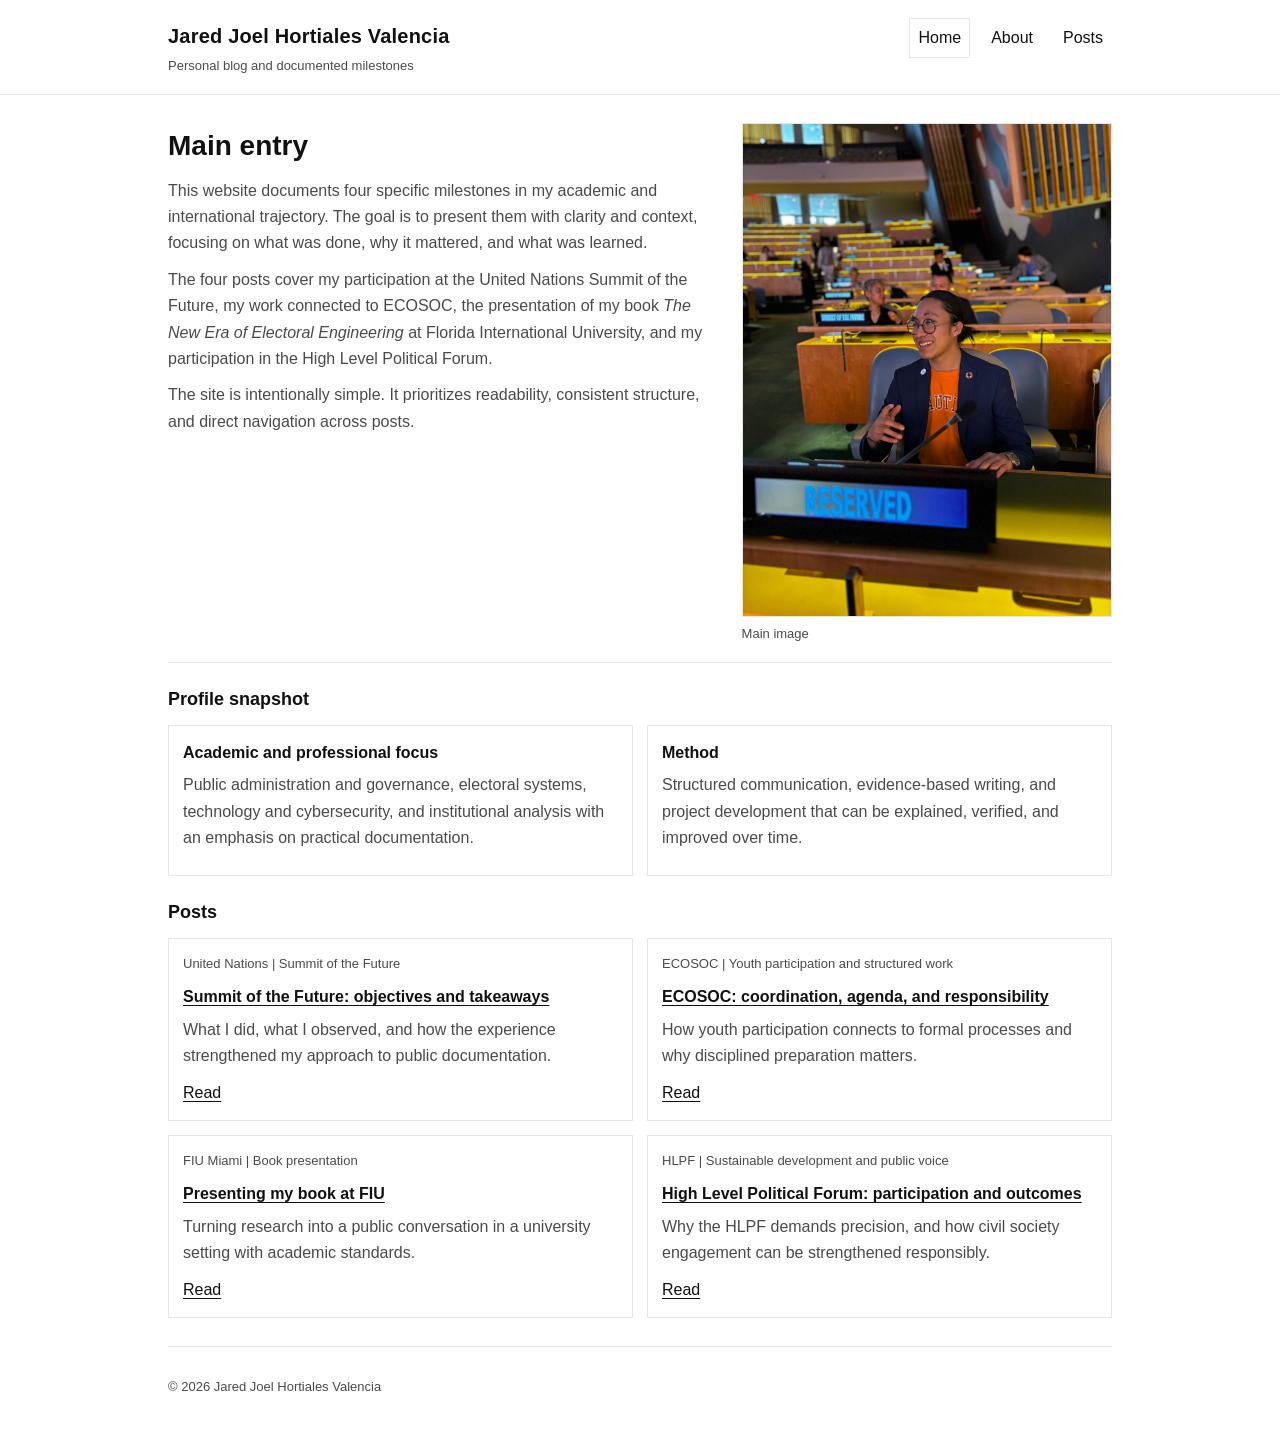
<file: index.html>
<!doctype html>
<html lang="en">
<head>
  <meta charset="utf-8">
  <meta name="viewport" content="width=device-width, initial-scale=1">
  <title>Jared Joel Hortiales Valencia | Blog</title>
  <link rel="stylesheet" href="style.css">
</head>
<body>
<a class="skip" href="#content">Skip to content</a>

<header class="site-header">
  <div class="header-inner">
    <div class="brand">
      <a href="index.html"><div class="brand-title">Jared Joel Hortiales Valencia</div></a>
      <div class="brand-subtitle">Personal blog and documented milestones</div>
    </div>

    <nav class="nav" aria-label="Primary navigation">
      <a href="index.html" aria-current="page">Home</a>
      <a href="about.html">About</a>
      <a href="#posts">Posts</a>
    </nav>
  </div>
</header>

<main id="content" class="container">
  <section class="hero" aria-label="Main entry">
    <div>
      <h1>Main entry</h1>
      <p>
        This website documents four specific milestones in my academic and international trajectory. The goal is to present them with clarity and context, focusing on what was done, why it mattered, and what was learned.
      </p>
      <p>
        The four posts cover my participation at the United Nations Summit of the Future, my work connected to ECOSOC, the presentation of my book <em>The New Era of Electoral Engineering</em> at Florida International University, and my participation in the High Level Political Forum.
      </p>
      <p>
        The site is intentionally simple. It prioritizes readability, consistent structure, and direct navigation across posts.
      </p>
    </div>

    <figure class="figure">
      <img src="images/01-hero.jpg" alt="Main photograph">
      <figcaption class="caption">Main image</figcaption>
    </figure>
  </section>

  <section aria-label="Profile snapshot">
    <h2 class="section-title">Profile snapshot</h2>
    <div class="grid">
      <div class="card">
        <h3>Academic and professional focus</h3>
        <p>
          Public administration and governance, electoral systems, technology and cybersecurity, and institutional analysis with an emphasis on practical documentation.
        </p>
      </div>
      <div class="card">
        <h3>Method</h3>
        <p>
          Structured communication, evidence-based writing, and project development that can be explained, verified, and improved over time.
        </p>
      </div>
    </div>
  </section>

  <section id="posts" aria-label="Blog posts">
    <h2 class="section-title">Posts</h2>

    <div class="grid">
      <article class="card">
        <div class="meta">United Nations | Summit of the Future</div>
        <h3><a href="post-summit-of-the-future.html">Summit of the Future: objectives and takeaways</a></h3>
        <p>What I did, what I observed, and how the experience strengthened my approach to public documentation.</p>
        <a href="post-summit-of-the-future.html">Read</a>
      </article>

      <article class="card">
        <div class="meta">ECOSOC | Youth participation and structured work</div>
        <h3><a href="post-ecosoc.html">ECOSOC: coordination, agenda, and responsibility</a></h3>
        <p>How youth participation connects to formal processes and why disciplined preparation matters.</p>
        <a href="post-ecosoc.html">Read</a>
      </article>

      <article class="card">
        <div class="meta">FIU Miami | Book presentation</div>
        <h3><a href="post-fiu-book.html">Presenting my book at FIU</a></h3>
        <p>Turning research into a public conversation in a university setting with academic standards.</p>
        <a href="post-fiu-book.html">Read</a>
      </article>

      <article class="card">
        <div class="meta">HLPF | Sustainable development and public voice</div>
        <h3><a href="post-hlpf.html">High Level Political Forum: participation and outcomes</a></h3>
        <p>Why the HLPF demands precision, and how civil society engagement can be strengthened responsibly.</p>
        <a href="post-hlpf.html">Read</a>
      </article>
    </div>
  </section>

  <footer class="footer">
  <p>© 2026 Jared Joel Hortiales Valencia</p>
</footer>
</main>
</body>

</html>
</file>
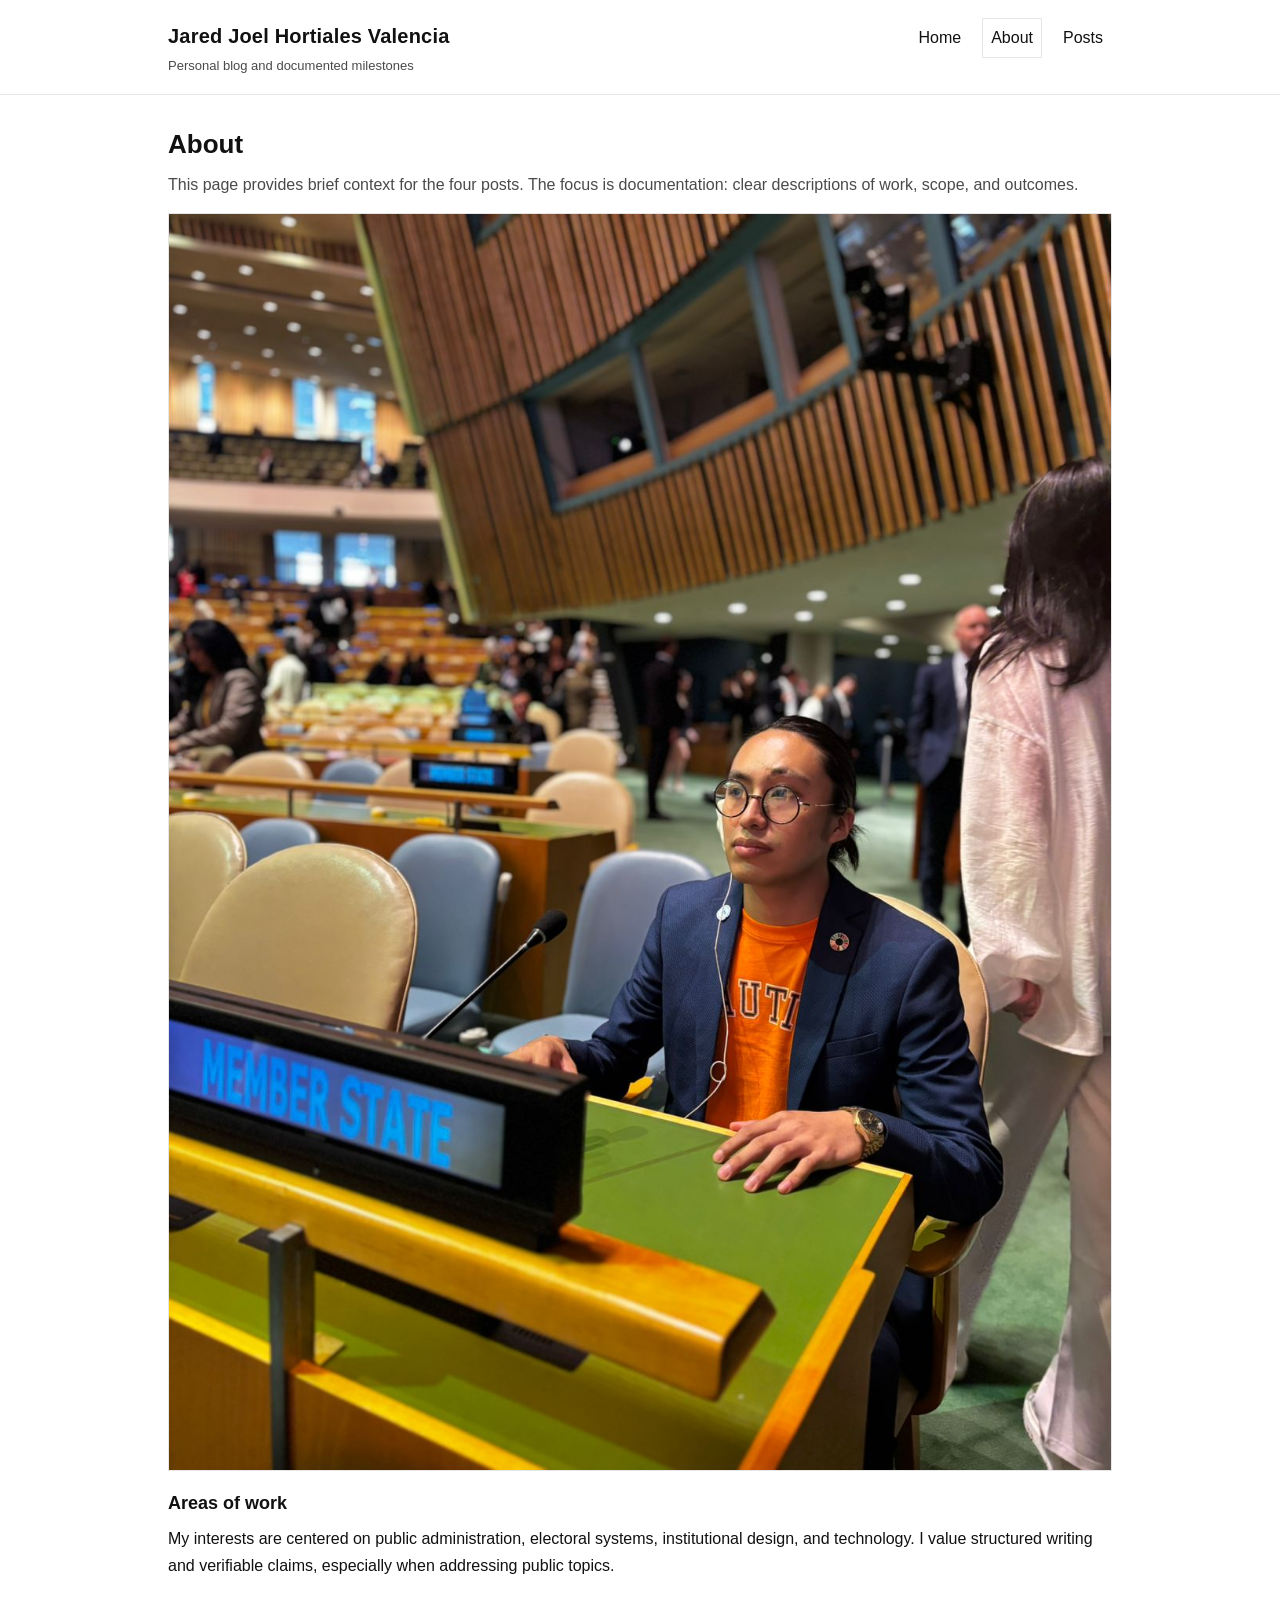
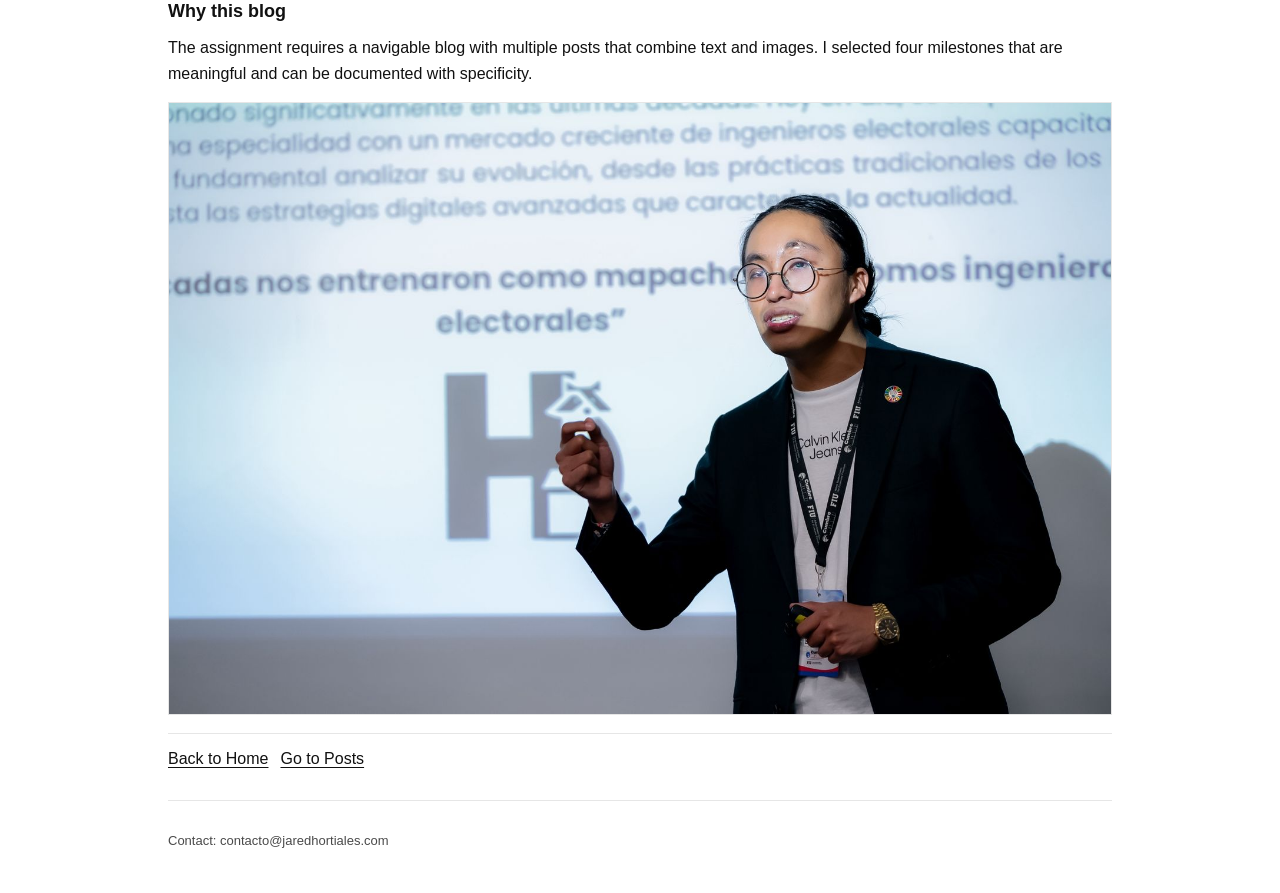
<file: about.html>
<!doctype html>
<html lang="en">
<head>
  <meta charset="utf-8">
  <meta name="viewport" content="width=device-width, initial-scale=1">
  <title>About | Jared Joel Hortiales Valencia</title>
  <link rel="stylesheet" href="style.css">
</head>
<body>
<a class="skip" href="#content">Skip to content</a>

<header class="site-header">
  <div class="header-inner">
    <div class="brand">
      <a href="index.html"><div class="brand-title">Jared Joel Hortiales Valencia</div></a>
      <div class="brand-subtitle">Personal blog and documented milestones</div>
    </div>

    <nav class="nav" aria-label="Primary navigation">
      <a href="index.html">Home</a>
      <a href="about.html" aria-current="page">About</a>
      <a href="index.html#posts">Posts</a>
    </nav>
  </div>
</header>

<main id="content" class="container">
  <article class="article">
    <h1>About</h1>
    <p class="lead">
      This page provides brief context for the four posts. The focus is documentation: clear descriptions of work, scope, and outcomes.
    </p>

    <div class="inline-img">
      <img src="images/02-portrait.jpg" alt="Portrait photograph">
    </div>

    <h2>Areas of work</h2>
    <p>
      My interests are centered on public administration, electoral systems, institutional design, and technology. I value structured writing and verifiable claims, especially when addressing public topics.
    </p>

    <h2>Why this blog</h2>
    <p>
      The assignment requires a navigable blog with multiple posts that combine text and images. I selected four milestones that are meaningful and can be documented with specificity.
    </p>

    <div class="inline-img">
      <img src="images/03-un-hq.jpg" alt="United Nations related image">
    </div>



    <div class="navlinks" aria-label="Page navigation">
      <a href="index.html">Back to Home</a>
      <a href="index.html#posts">Go to Posts</a>
    </div>
  </article>

  <footer class="footer">
    <p>Contact: contacto@jaredhortiales.com</p>
  </footer>
</main>
</body>

</html>
</file>
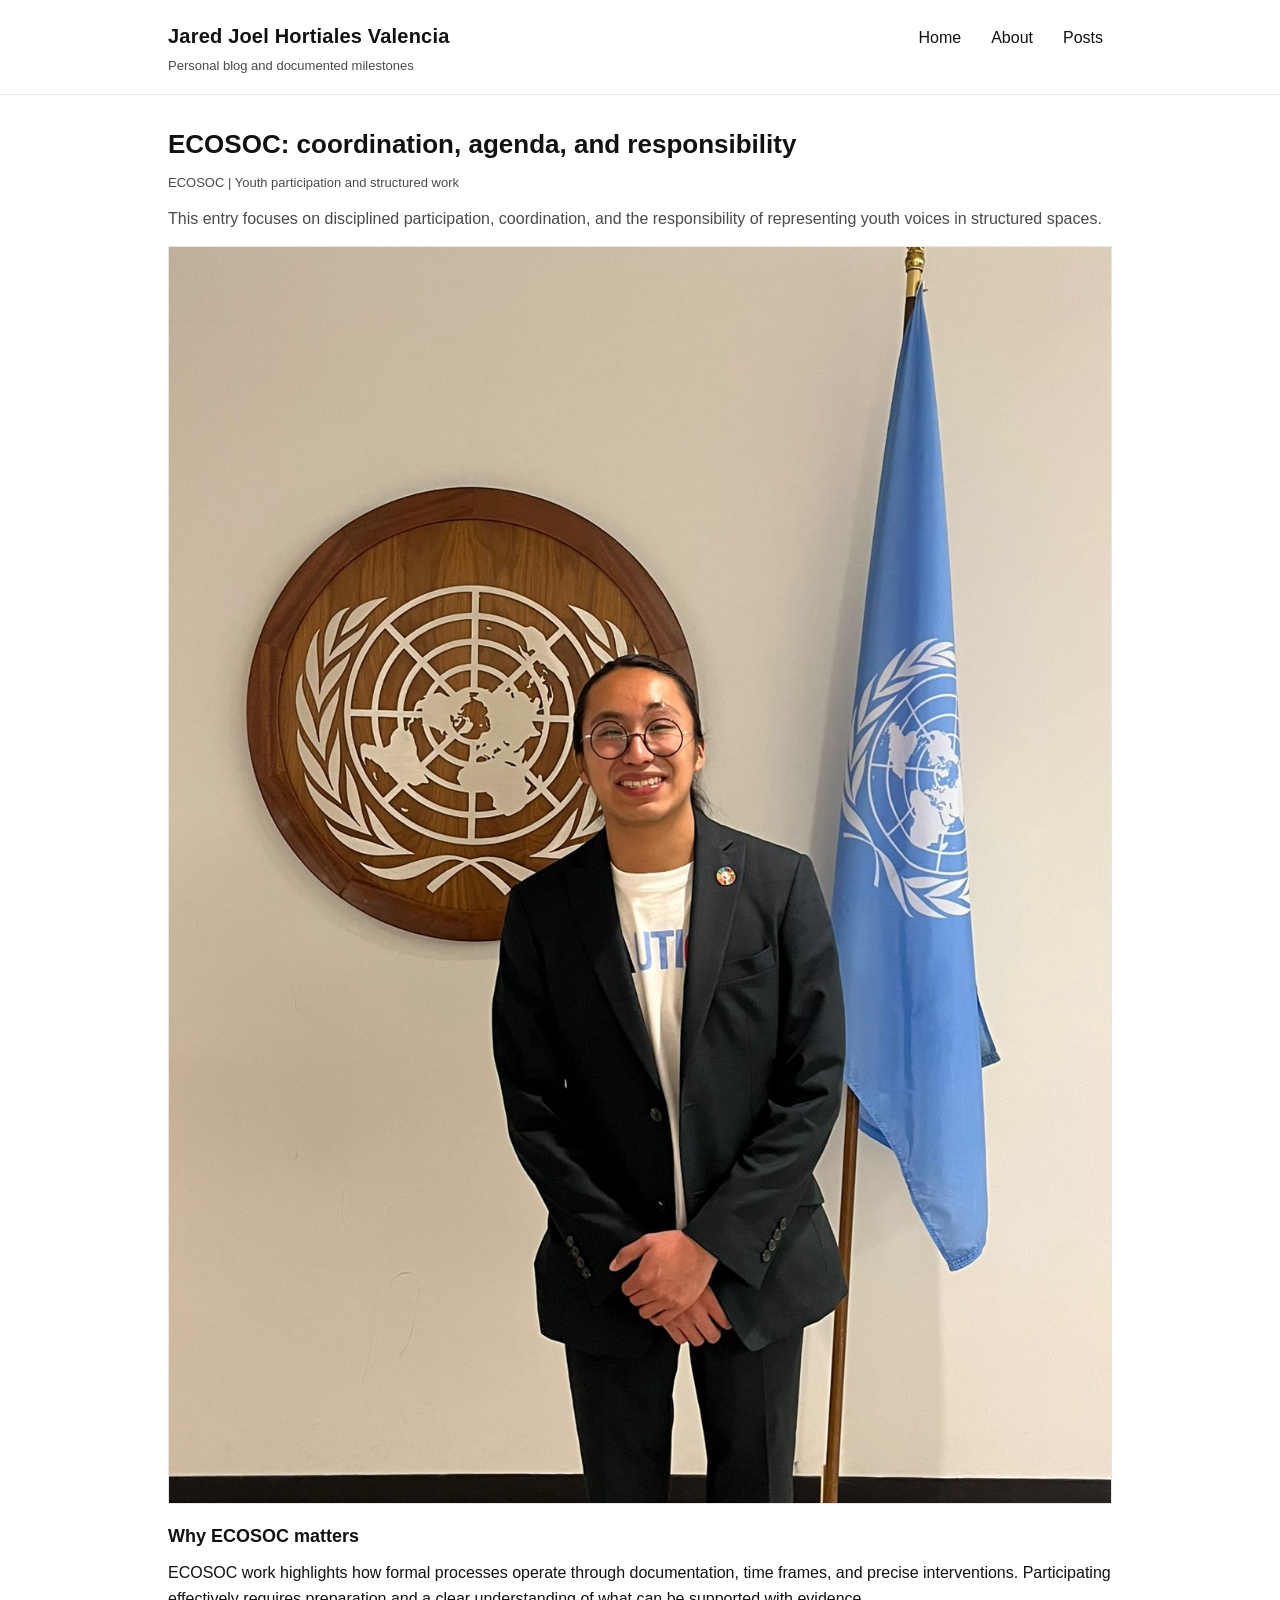
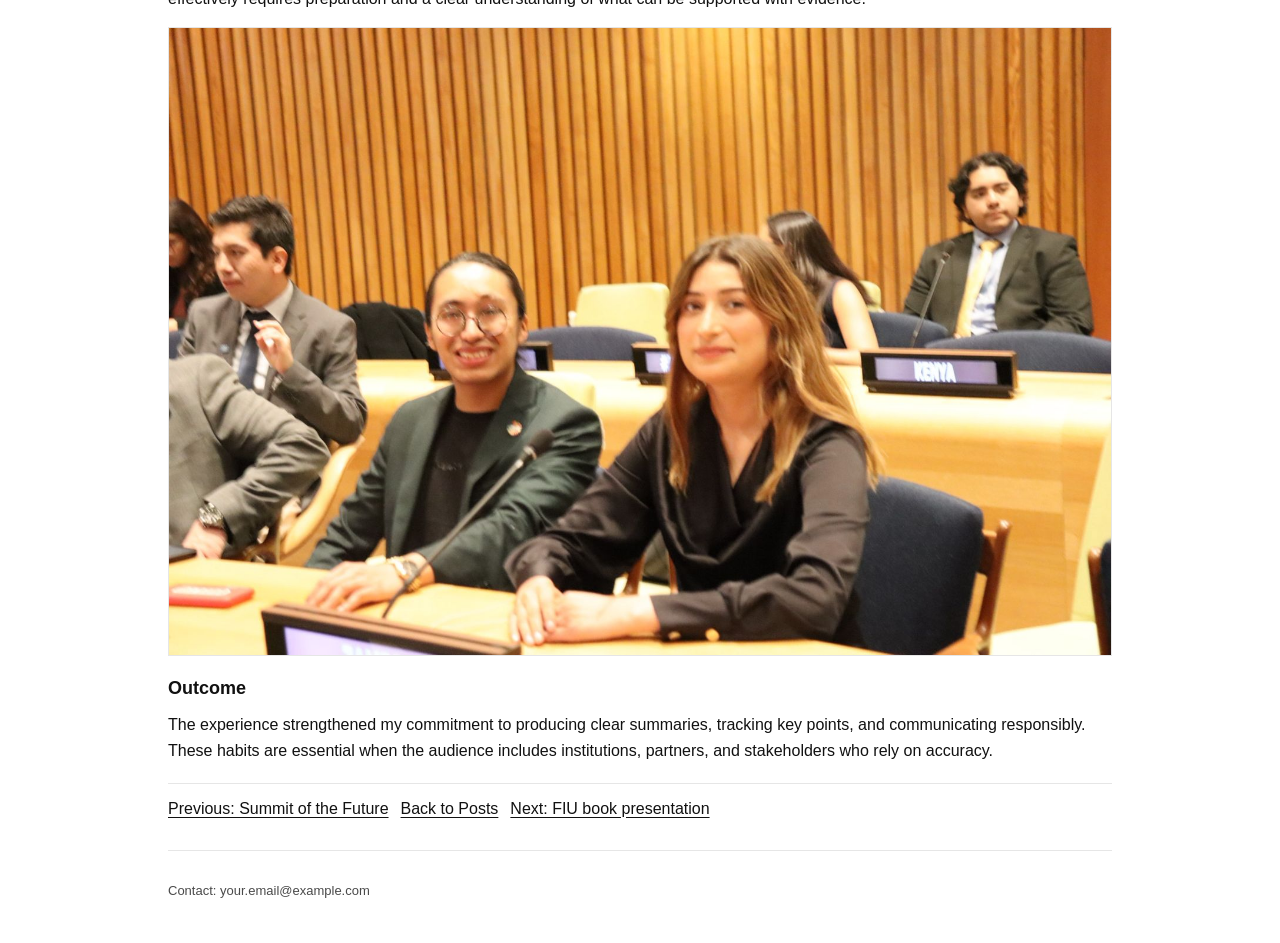
<file: post-ecosoc.html>
<!doctype html>
<html lang="en">
<head>
  <meta charset="utf-8">
  <meta name="viewport" content="width=device-width, initial-scale=1">
  <title>ECOSOC | Jared Joel Hortiales Valencia</title>
  <link rel="stylesheet" href="style.css">
</head>
<body>
<a class="skip" href="#content">Skip to content</a>

<header class="site-header">
  <div class="header-inner">
    <div class="brand">
      <a href="index.html"><div class="brand-title">Jared Joel Hortiales Valencia</div></a>
      <div class="brand-subtitle">Personal blog and documented milestones</div>
    </div>

    <nav class="nav" aria-label="Primary navigation">
      <a href="index.html">Home</a>
      <a href="about.html">About</a>
      <a href="index.html#posts">Posts</a>
    </nav>
  </div>
</header>

<main id="content" class="container">
  <article class="article">
    <h1>ECOSOC: coordination, agenda, and responsibility</h1>
    <p class="meta">ECOSOC | Youth participation and structured work</p>
    <p class="lead">
      This entry focuses on disciplined participation, coordination, and the responsibility of representing youth voices in structured spaces.
    </p>

    <div class="inline-img">
      <img src="images/06-ecosoc-room.jpg" alt="ECOSOC meeting room image">
    </div>

    <h2>Why ECOSOC matters</h2>
    <p>
      ECOSOC work highlights how formal processes operate through documentation, time frames, and precise interventions. Participating effectively requires preparation and a clear understanding of what can be supported with evidence.
    </p>

    <div class="inline-img">
      <img src="images/07-ecosoc-badge.jpg" alt="ECOSOC related badge or accreditation image">
    </div>

    <h2>Outcome</h2>
    <p>
      The experience strengthened my commitment to producing clear summaries, tracking key points, and communicating responsibly. These habits are essential when the audience includes institutions, partners, and stakeholders who rely on accuracy.
    </p>

    <div class="navlinks" aria-label="Post navigation">
      <a href="post-summit-of-the-future.html">Previous: Summit of the Future</a>
      <a href="index.html#posts">Back to Posts</a>
      <a href="post-fiu-book.html">Next: FIU book presentation</a>
    </div>
  </article>

  <footer class="footer">
    <p>Contact: your.email@example.com</p>
  </footer>
</main>
</body>
</html>
</file>
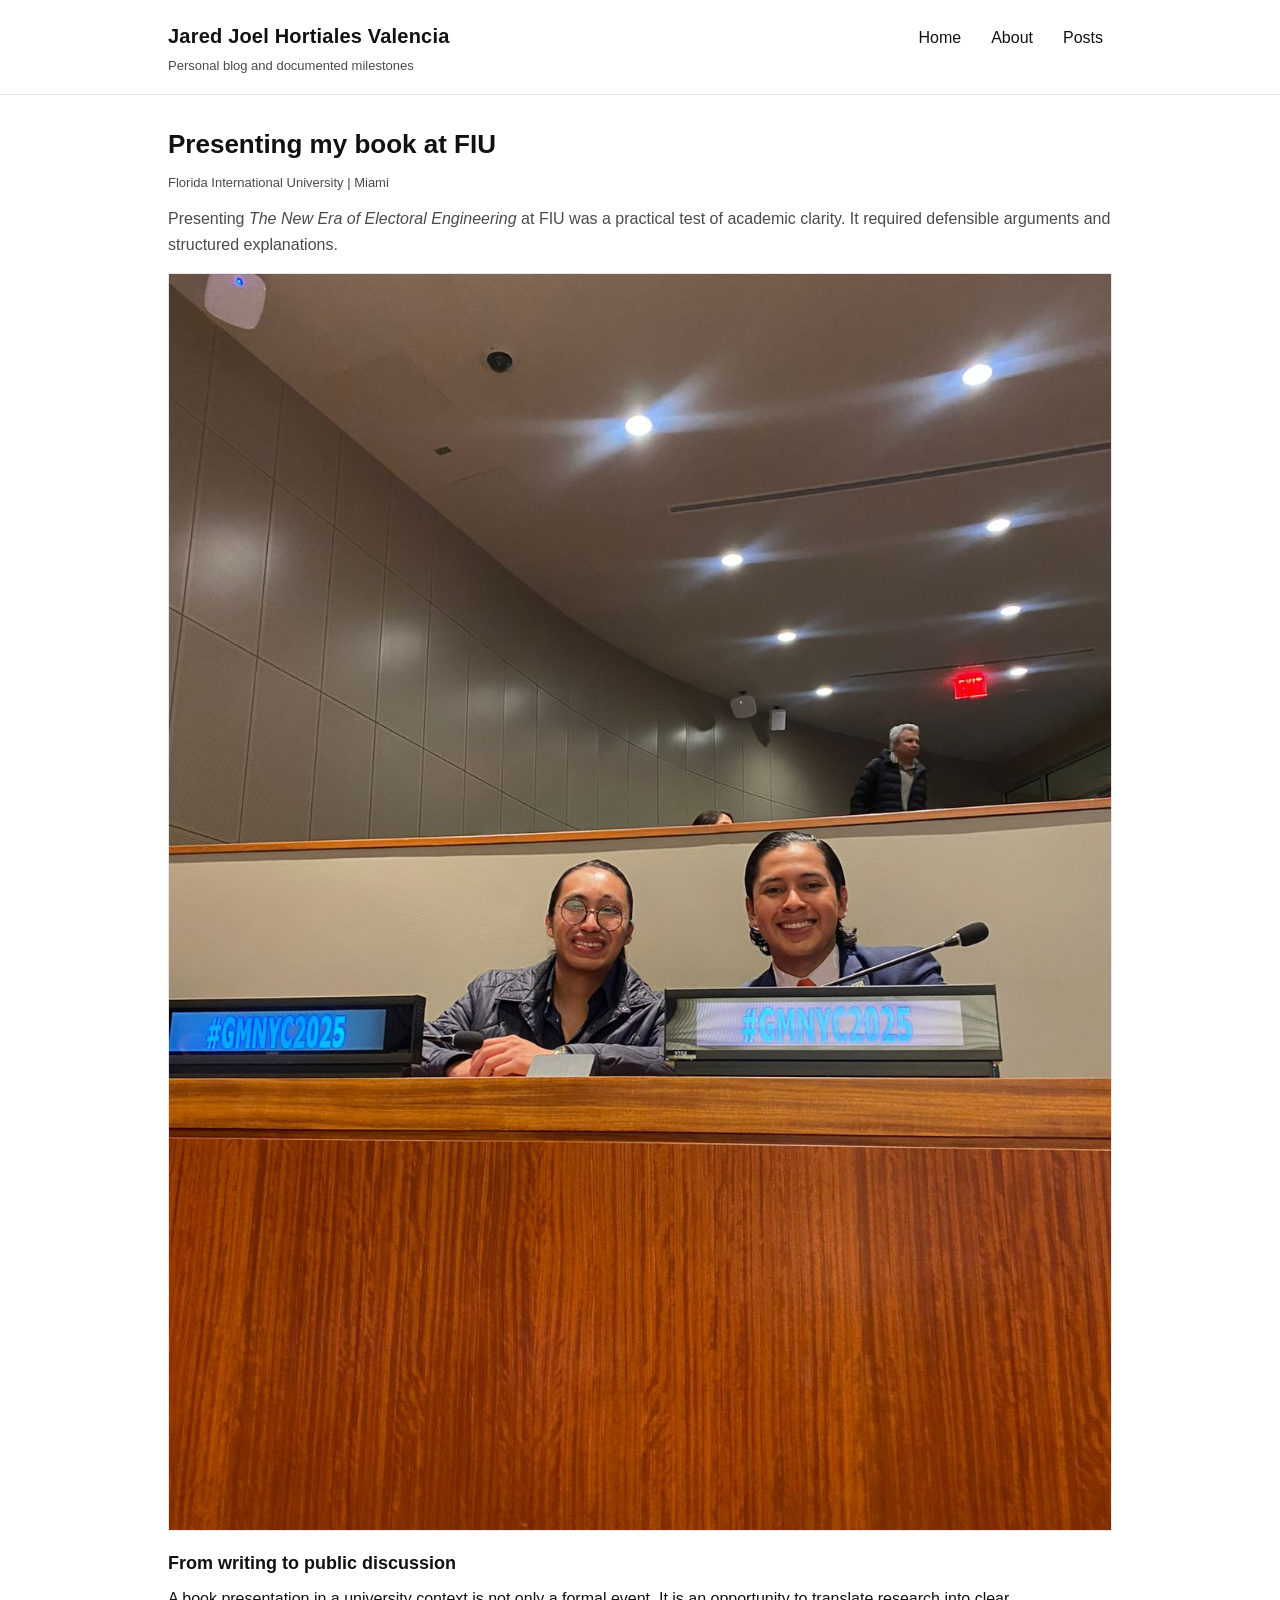
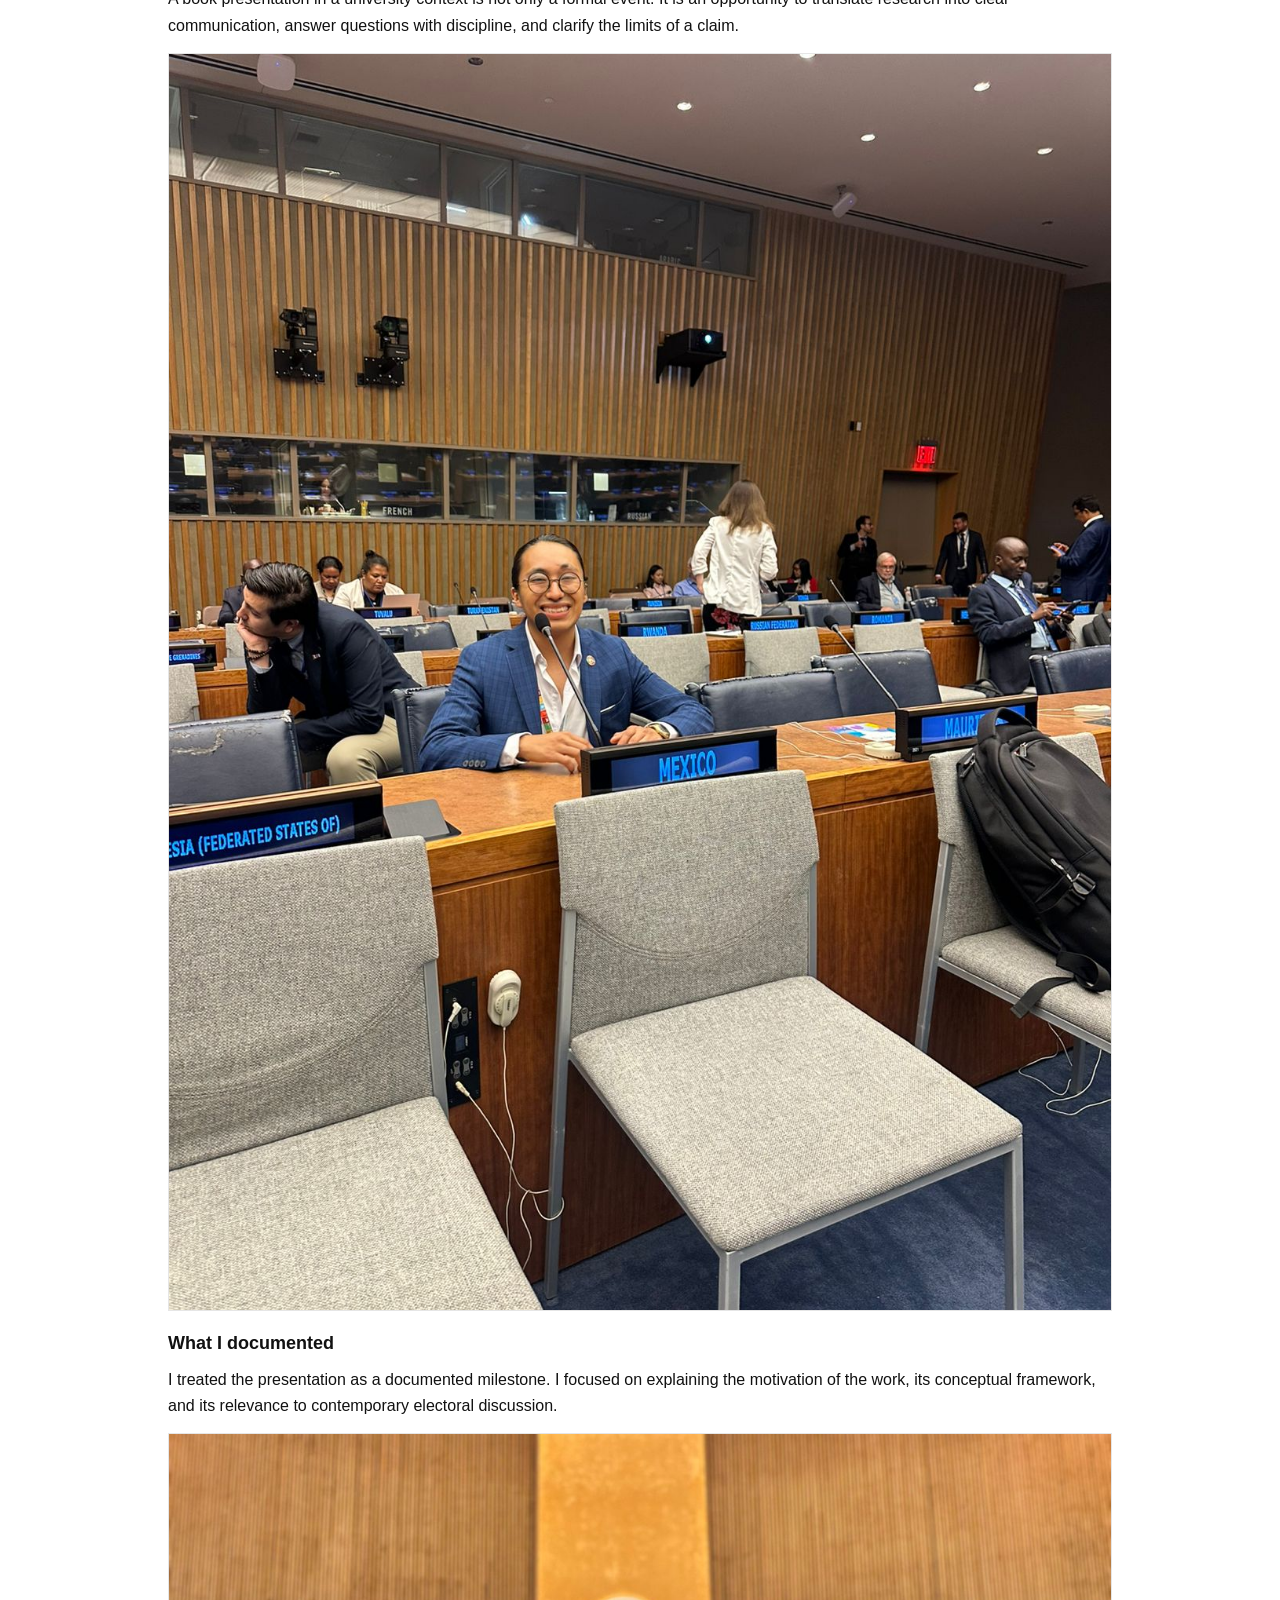
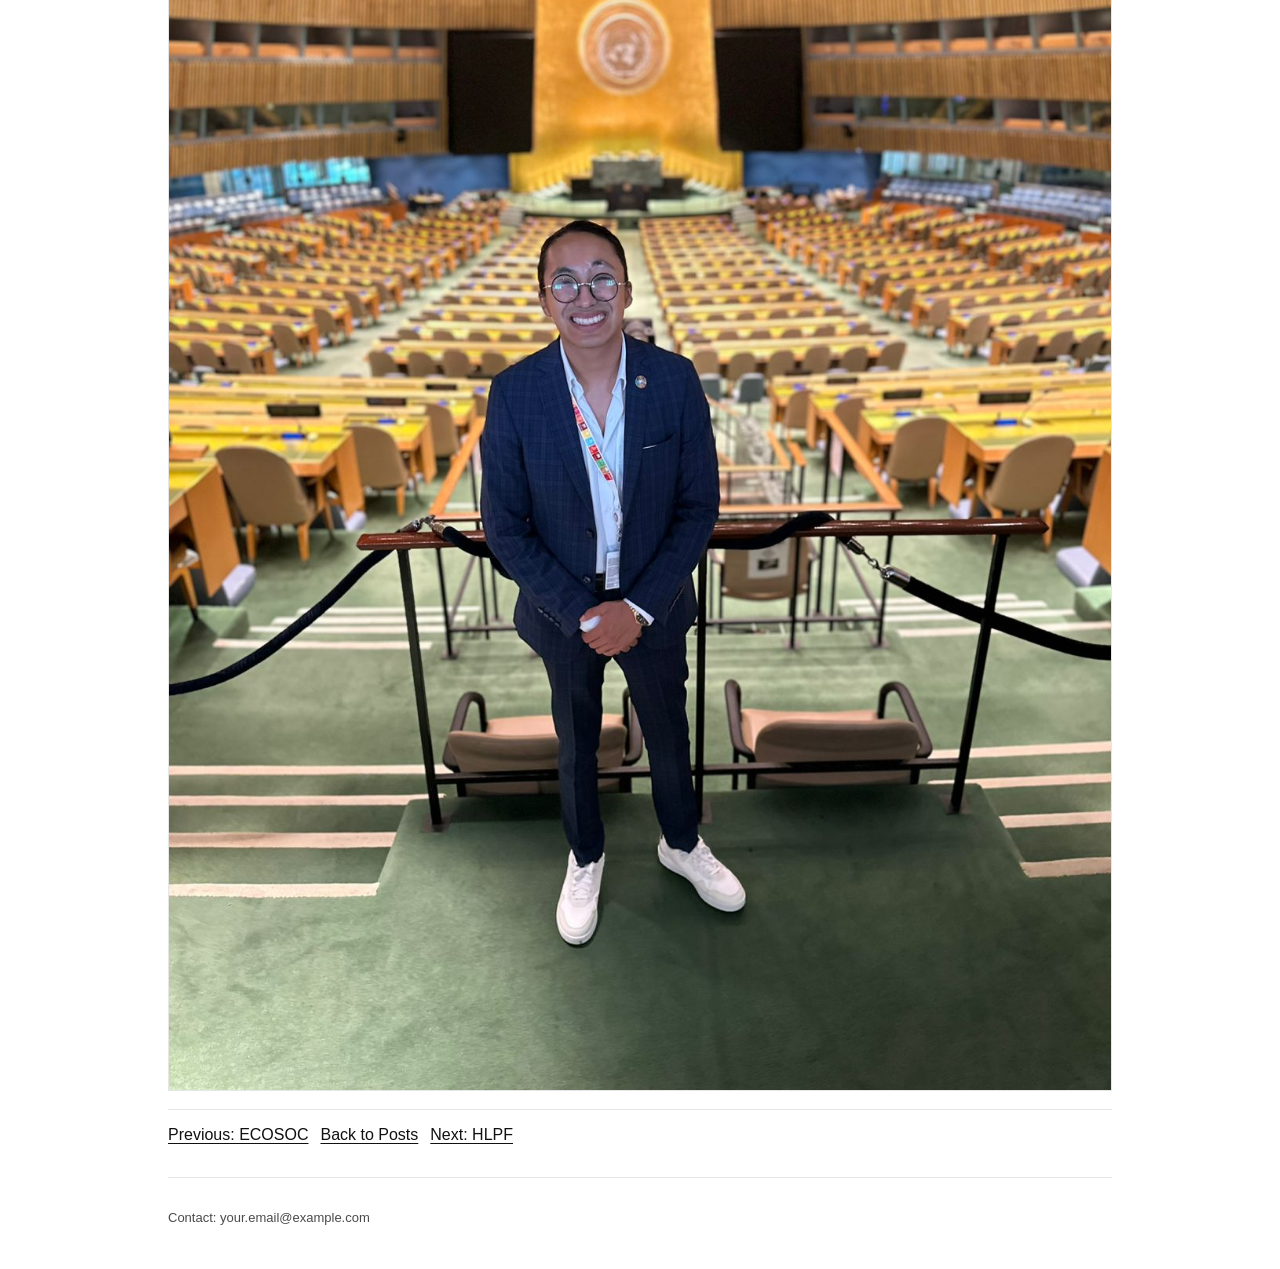
<file: post-fiu-book.html>
<!doctype html>
<html lang="en">
<head>
  <meta charset="utf-8">
  <meta name="viewport" content="width=device-width, initial-scale=1">
  <title>FIU Book Presentation | Jared Joel Hortiales Valencia</title>
  <link rel="stylesheet" href="style.css">
</head>
<body>
<a class="skip" href="#content">Skip to content</a>

<header class="site-header">
  <div class="header-inner">
    <div class="brand">
      <a href="index.html"><div class="brand-title">Jared Joel Hortiales Valencia</div></a>
      <div class="brand-subtitle">Personal blog and documented milestones</div>
    </div>

    <nav class="nav" aria-label="Primary navigation">
      <a href="index.html">Home</a>
      <a href="about.html">About</a>
      <a href="index.html#posts">Posts</a>
    </nav>
  </div>
</header>

<main id="content" class="container">
  <article class="article">
    <h1>Presenting my book at FIU</h1>
    <p class="meta">Florida International University | Miami</p>
    <p class="lead">
      Presenting <em>The New Era of Electoral Engineering</em> at FIU was a practical test of academic clarity. It required defensible arguments and structured explanations.
    </p>

    <div class="inline-img">
      <img src="images/08-fiu-campus.jpg" alt="Florida International University campus image">
    </div>

    <h2>From writing to public discussion</h2>
    <p>
      A book presentation in a university context is not only a formal event. It is an opportunity to translate research into clear communication, answer questions with discipline, and clarify the limits of a claim.
    </p>

    <div class="inline-img">
      <img src="images/09-book-cover.jpg" alt="Book cover image">
    </div>

    <h2>What I documented</h2>
    <p>
      I treated the presentation as a documented milestone. I focused on explaining the motivation of the work, its conceptual framework, and its relevance to contemporary electoral discussion.
    </p>

    <div class="inline-img">
      <img src="images/10-fiu-talk.jpg" alt="Presentation or speaking image">
    </div>

    <div class="navlinks" aria-label="Post navigation">
      <a href="post-ecosoc.html">Previous: ECOSOC</a>
      <a href="index.html#posts">Back to Posts</a>
      <a href="post-hlpf.html">Next: HLPF</a>
    </div>
  </article>

  <footer class="footer">
    <p>Contact: your.email@example.com</p>
  </footer>
</main>
</body>
</html>
</file>
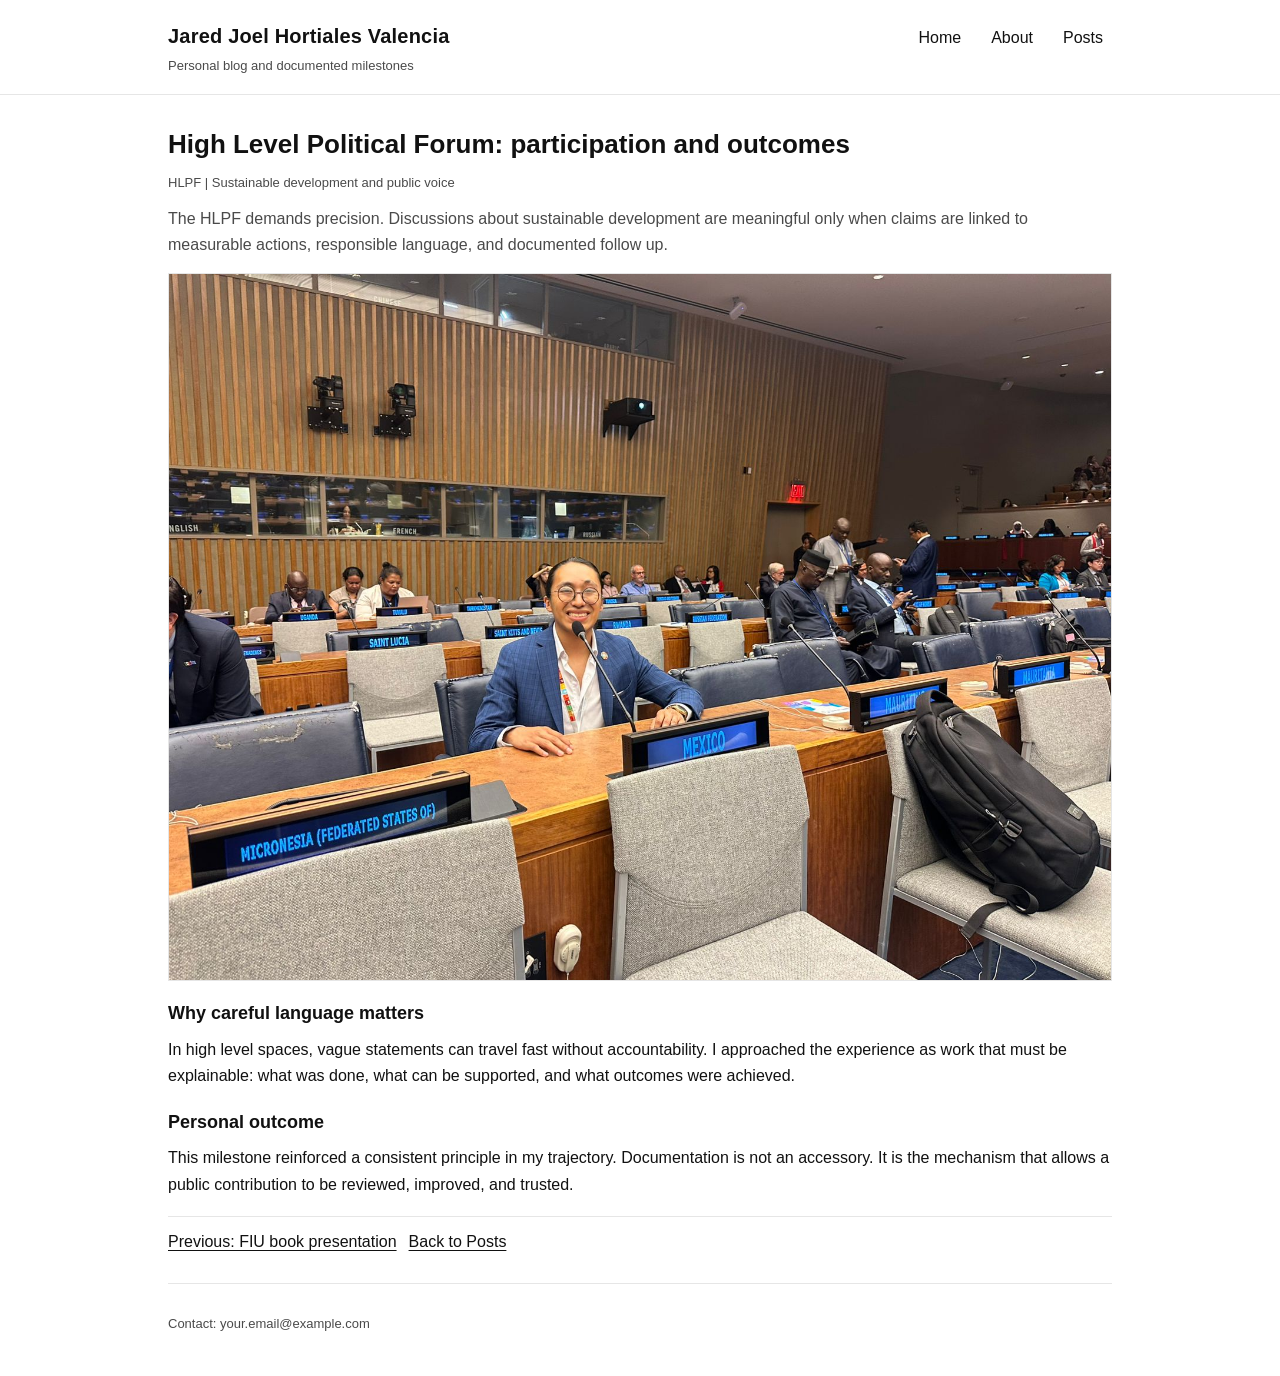
<file: post-hlpf.html>
<!doctype html>
<html lang="en">
<head>
  <meta charset="utf-8">
  <meta name="viewport" content="width=device-width, initial-scale=1">
  <title>High Level Political Forum | Jared Joel Hortiales Valencia</title>
  <link rel="stylesheet" href="style.css">
</head>
<body>
<a class="skip" href="#content">Skip to content</a>

<header class="site-header">
  <div class="header-inner">
    <div class="brand">
      <a href="index.html"><div class="brand-title">Jared Joel Hortiales Valencia</div></a>
      <div class="brand-subtitle">Personal blog and documented milestones</div>
    </div>

    <nav class="nav" aria-label="Primary navigation">
      <a href="index.html">Home</a>
      <a href="about.html">About</a>
      <a href="index.html#posts">Posts</a>
    </nav>
  </div>
</header>

<main id="content" class="container">
  <article class="article">
    <h1>High Level Political Forum: participation and outcomes</h1>
    <p class="meta">HLPF | Sustainable development and public voice</p>
    <p class="lead">
      The HLPF demands precision. Discussions about sustainable development are meaningful only when claims are linked to measurable actions, responsible language, and documented follow up.
    </p>

    <div class="inline-img">
      <img src="images/11-hlpf-event.jpg" alt="HLPF related event image">
    </div>

    <h2>Why careful language matters</h2>
    <p>
      In high level spaces, vague statements can travel fast without accountability. I approached the experience as work that must be explainable: what was done, what can be supported, and what outcomes were achieved.
    </p>

    <h2>Personal outcome</h2>
    <p>
      This milestone reinforced a consistent principle in my trajectory. Documentation is not an accessory. It is the mechanism that allows a public contribution to be reviewed, improved, and trusted.
    </p>

    <div class="navlinks" aria-label="Post navigation">
      <a href="post-fiu-book.html">Previous: FIU book presentation</a>
      <a href="index.html#posts">Back to Posts</a>
    </div>
  </article>

  <footer class="footer">
    <p>Contact: your.email@example.com</p>
  </footer>
</main>
</body>
</html>
</file>
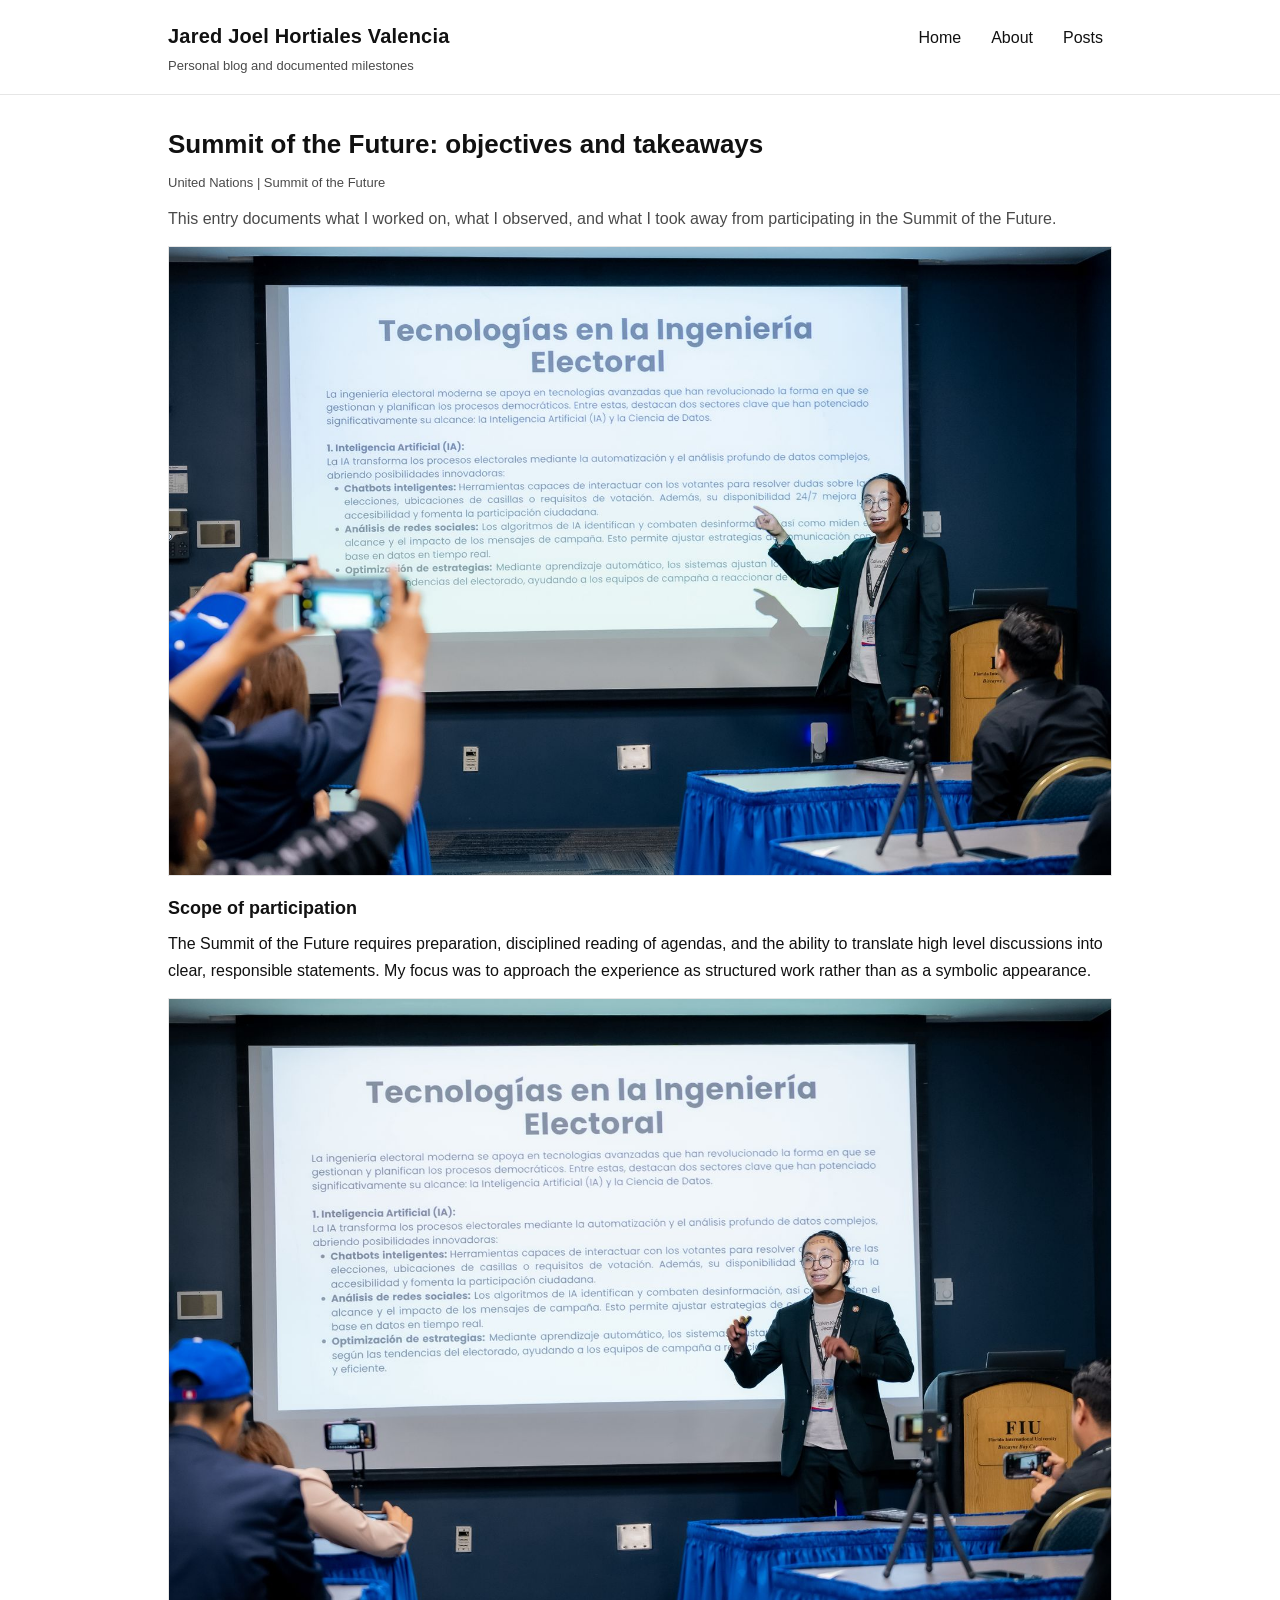
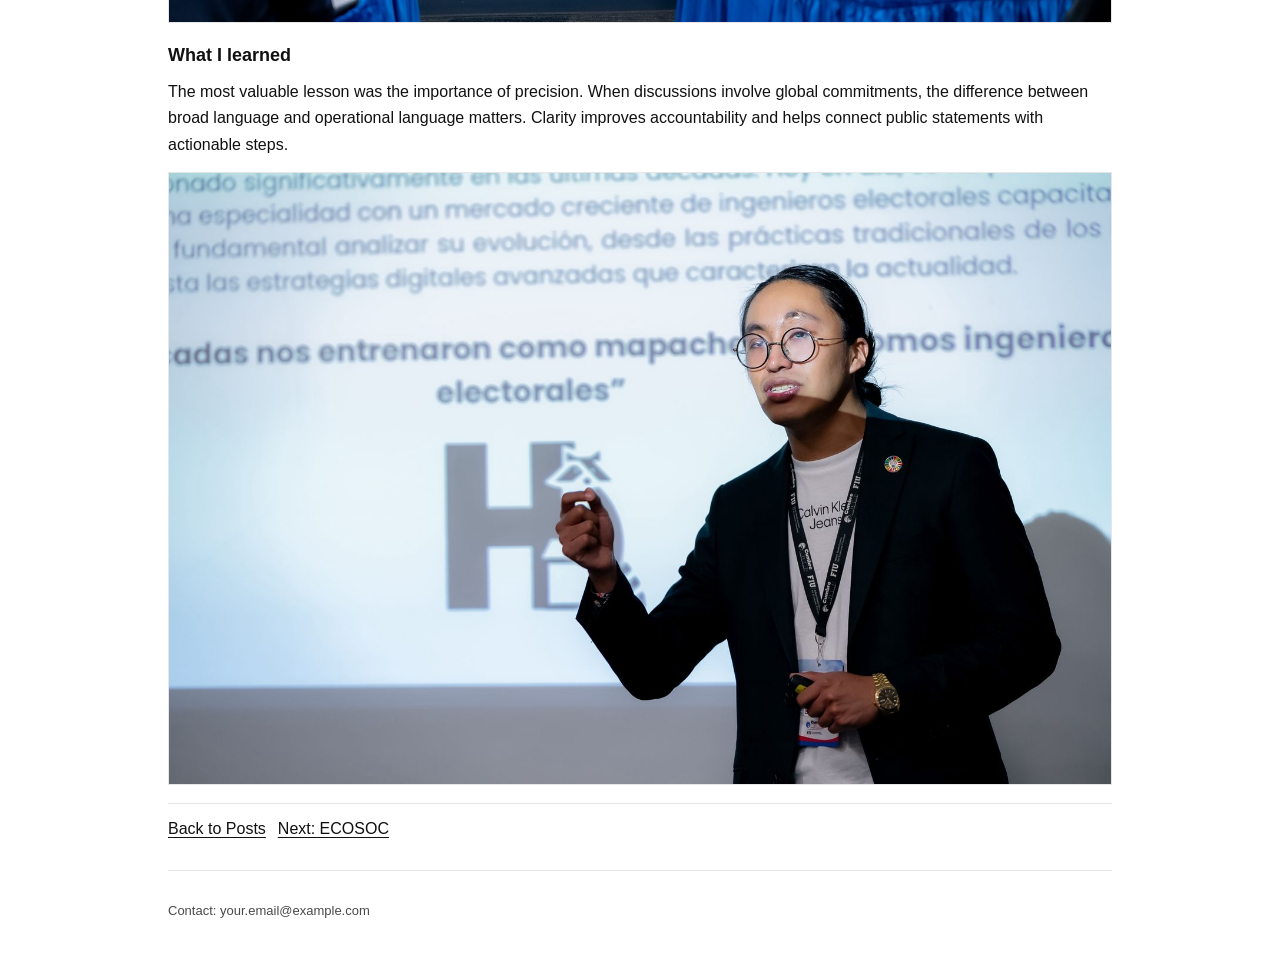
<file: post-summit-of-the-future.html>
<!doctype html>
<html lang="en">
<head>
  <meta charset="utf-8">
  <meta name="viewport" content="width=device-width, initial-scale=1">
  <title>Summit of the Future | Jared Joel Hortiales Valencia</title>
  <link rel="stylesheet" href="style.css">
</head>
<body>
<a class="skip" href="#content">Skip to content</a>

<header class="site-header">
  <div class="header-inner">
    <div class="brand">
      <a href="index.html"><div class="brand-title">Jared Joel Hortiales Valencia</div></a>
      <div class="brand-subtitle">Personal blog and documented milestones</div>
    </div>

    <nav class="nav" aria-label="Primary navigation">
      <a href="index.html">Home</a>
      <a href="about.html">About</a>
      <a href="index.html#posts">Posts</a>
    </nav>
  </div>
</header>

<main id="content" class="container">
  <article class="article">
    <h1>Summit of the Future: objectives and takeaways</h1>
    <p class="meta">United Nations | Summit of the Future</p>
    <p class="lead">
      This entry documents what I worked on, what I observed, and what I took away from participating in the Summit of the Future.
    </p>

    <div class="inline-img">
      <img src="images/04-summit-room.jpg" alt="Summit session room image">
    </div>

    <h2>Scope of participation</h2>
    <p>
      The Summit of the Future requires preparation, disciplined reading of agendas, and the ability to translate high level discussions into clear, responsible statements. My focus was to approach the experience as structured work rather than as a symbolic appearance.
    </p>

    <div class="inline-img">
      <img src="images/05-summit-badge.jpg" alt="Accreditation badge or identification image">
    </div>

    <h2>What I learned</h2>
    <p>
      The most valuable lesson was the importance of precision. When discussions involve global commitments, the difference between broad language and operational language matters. Clarity improves accountability and helps connect public statements with actionable steps.
    </p>

    <div class="inline-img">
      <img src="images/03-un-hq.jpg" alt="United Nations headquarters related image">
    </div>

    <div class="navlinks" aria-label="Post navigation">
      <a href="index.html#posts">Back to Posts</a>
      <a href="post-ecosoc.html">Next: ECOSOC</a>
    </div>
  </article>

  <footer class="footer">
    <p>Contact: your.email@example.com</p>
  </footer>
</main>
</body>
</html>
</file>
<file: style.css>
:root{
  --text:#111;
  --muted:#4a4a4a;
  --line:#e6e6e6;
  --bg:#ffffff;
  --max: 980px;
}

*{ box-sizing:border-box; }

html, body{
  margin:0;
  padding:0;
  background:var(--bg);
  color:var(--text);
  font-family: Arial, Helvetica, sans-serif;
  font-size:16px;
  line-height:1.65;
}

a{
  color:var(--text);
  text-decoration:underline;
  text-underline-offset:3px;
}

a:hover{ text-decoration-thickness:2px; }

.container{
  max-width:var(--max);
  margin:0 auto;
  padding:28px 18px;
}

.skip{
  position:absolute;
  left:-9999px;
  top:auto;
  width:1px;
  height:1px;
  overflow:hidden;
}

.skip:focus{
  position:static;
  width:auto;
  height:auto;
  padding:10px;
  border:1px solid var(--line);
  background:#fff;
}

.site-header{
  border-bottom:1px solid var(--line);
  background:#fff;
}

.header-inner{
  max-width:var(--max);
  margin:0 auto;
  padding:18px 18px;
  display:flex;
  align-items:baseline;
  justify-content:space-between;
  gap:18px;
}

.brand a{
  text-decoration:none;
}

.brand-title{
  font-size:20px;
  font-weight:700;
  letter-spacing:0.2px;
}

.brand-subtitle{
  font-size:13px;
  color:var(--muted);
  margin-top:2px;
}

.nav{
  display:flex;
  gap:12px;
  flex-wrap:wrap;
}

.nav a{
  text-decoration:none;
  padding:6px 8px;
  border:1px solid transparent;
}

.nav a[aria-current="page"]{
  border-color:var(--line);
}

.hero{
  display:grid;
  grid-template-columns: 1.2fr 0.8fr;
  gap:18px;
  align-items:start;
  border-bottom:1px solid var(--line);
  padding-bottom:18px;
}

.hero h1{
  font-size:28px;
  margin:0 0 8px 0;
}

.hero p{
  margin:0 0 10px 0;
  color:var(--muted);
}

.figure{
  margin:0;
}

.figure img{
  width:100%;
  height:auto;
  display:block;
  border:1px solid var(--line);
}

.caption{
  margin-top:6px;
  font-size:13px;
  color:var(--muted);
}

.section-title{
  font-size:18px;
  margin:22px 0 10px 0;
}

.grid{
  display:grid;
  grid-template-columns: 1fr 1fr;
  gap:14px;
}

.card{
  border:1px solid var(--line);
  padding:14px;
  background:#fff;
}

.card h3{
  margin:0 0 6px 0;
  font-size:16px;
}

.card p{
  margin:0 0 10px 0;
  color:var(--muted);
}

.meta{
  font-size:13px;
  color:var(--muted);
  margin:0 0 10px 0;
}

.article h1{
  font-size:26px;
  margin:0 0 6px 0;
}

.article .lead{
  color:var(--muted);
  margin:0 0 14px 0;
}

.article h2{
  font-size:18px;
  margin:18px 0 8px 0;
}

.article p{
  margin:0 0 12px 0;
}

.inline-img{
  margin:14px 0;
  border:1px solid var(--line);
}

.inline-img img{
  width:100%;
  height:auto;
  display:block;
}

.footer{
  border-top:1px solid var(--line);
  margin-top:28px;
  padding-top:16px;
  color:var(--muted);
  font-size:13px;
}

.navlinks{
  display:flex;
  gap:12px;
  flex-wrap:wrap;
  margin-top:18px;
  padding-top:12px;
  border-top:1px solid var(--line);
}

@media (max-width: 880px){
  .hero{ grid-template-columns:1fr; }
  .grid{ grid-template-columns:1fr; }
}
</file>
